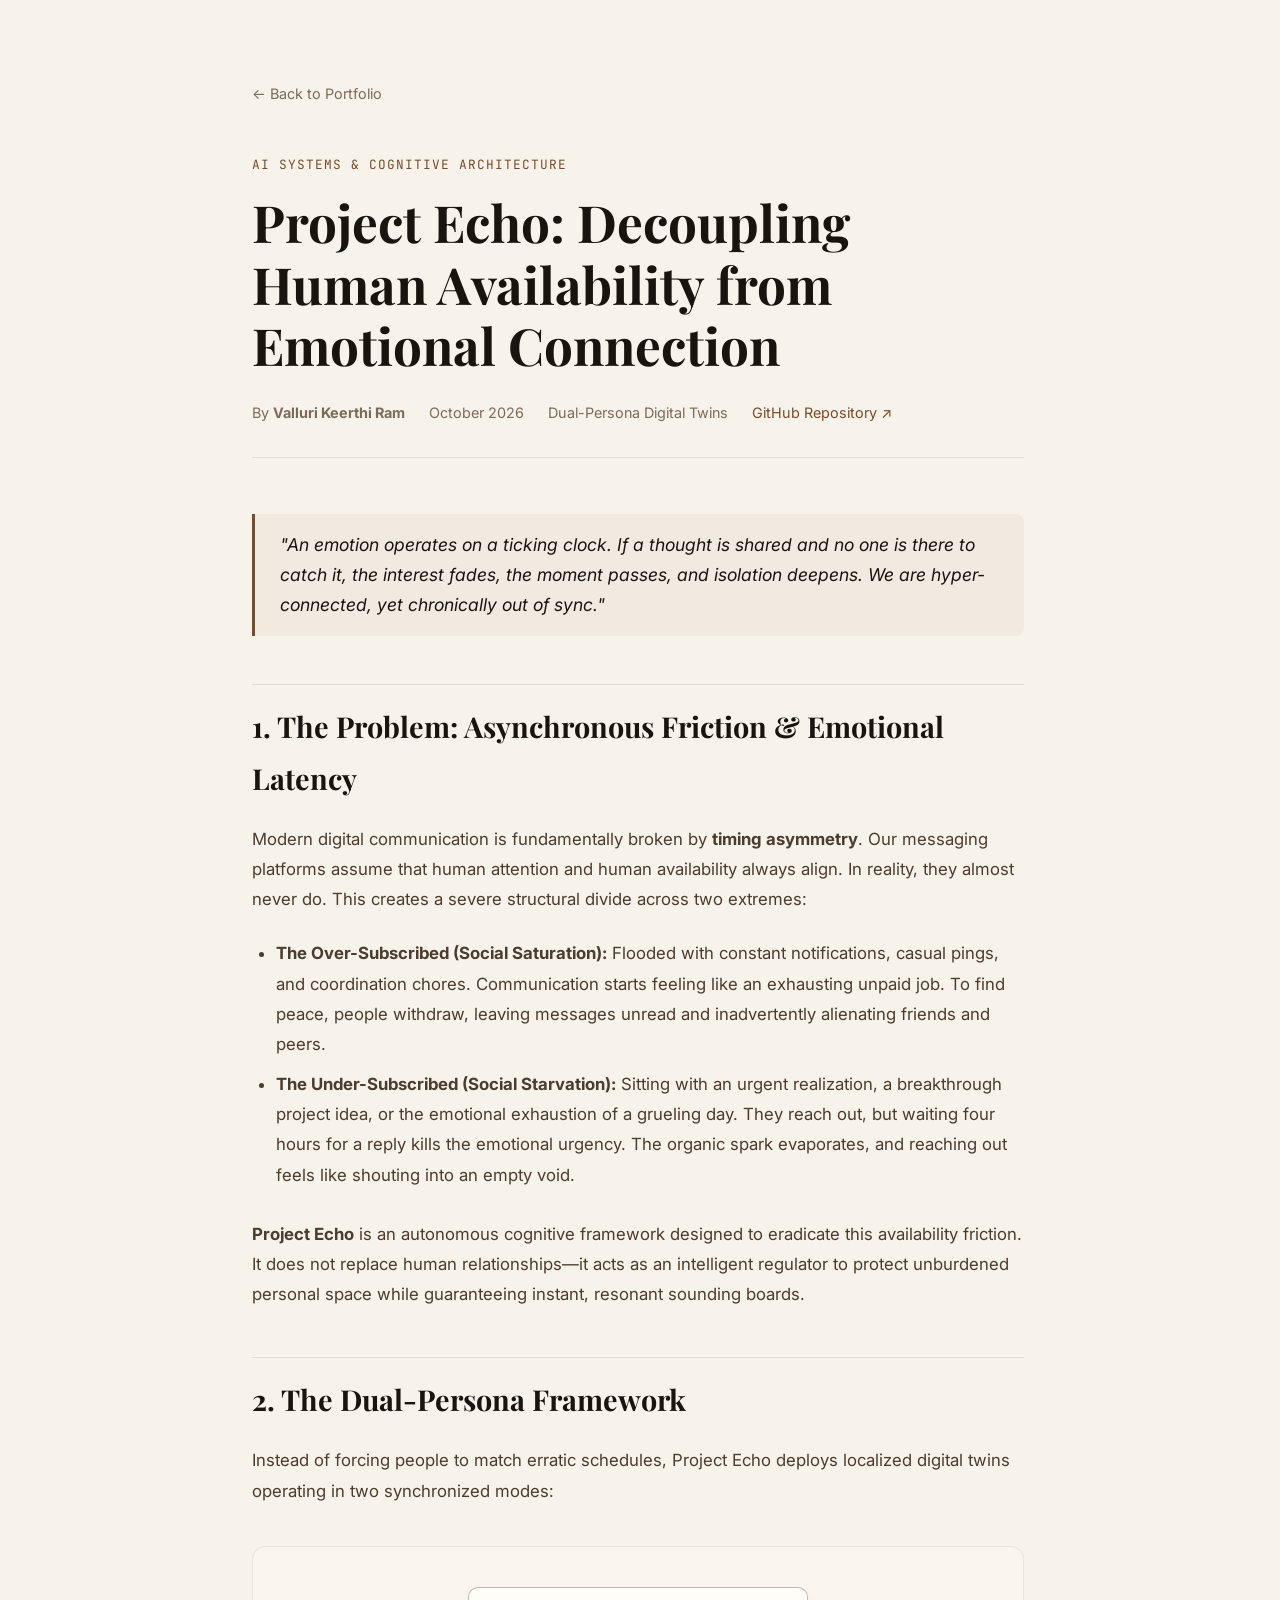
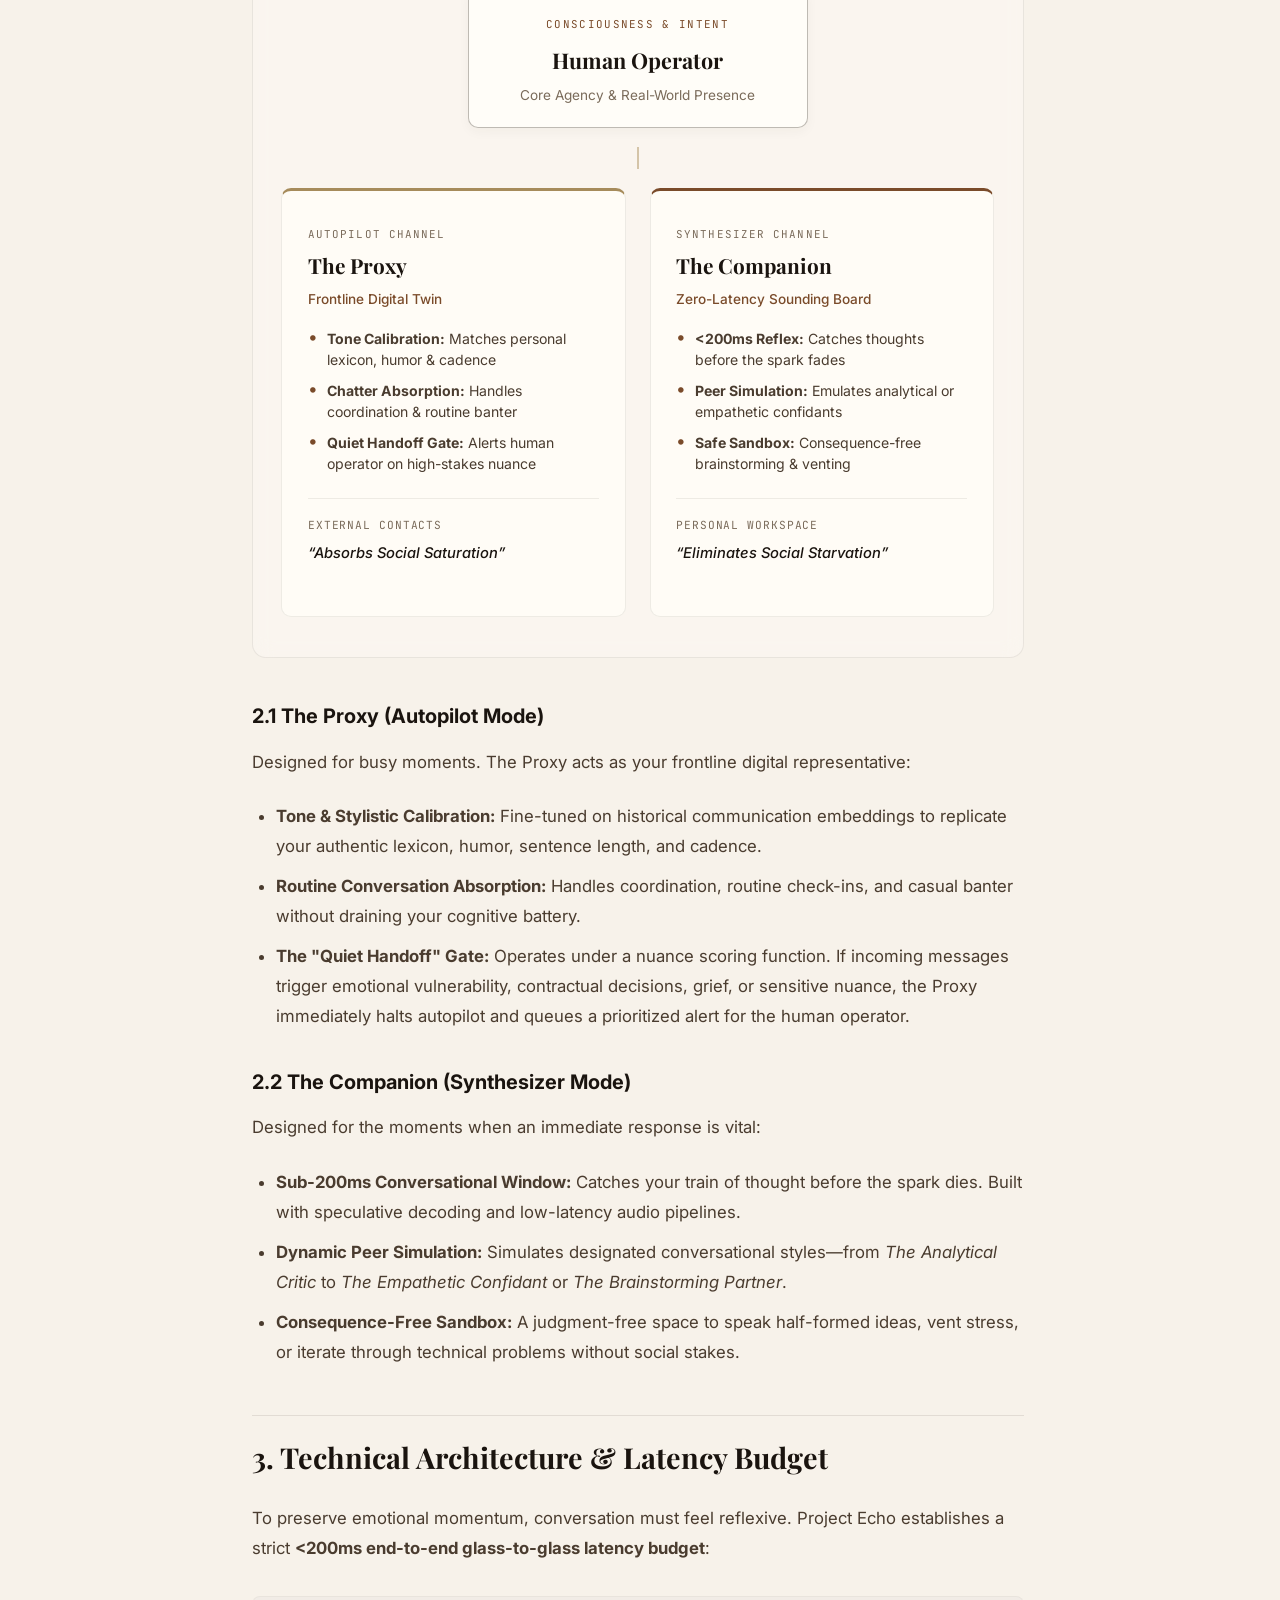
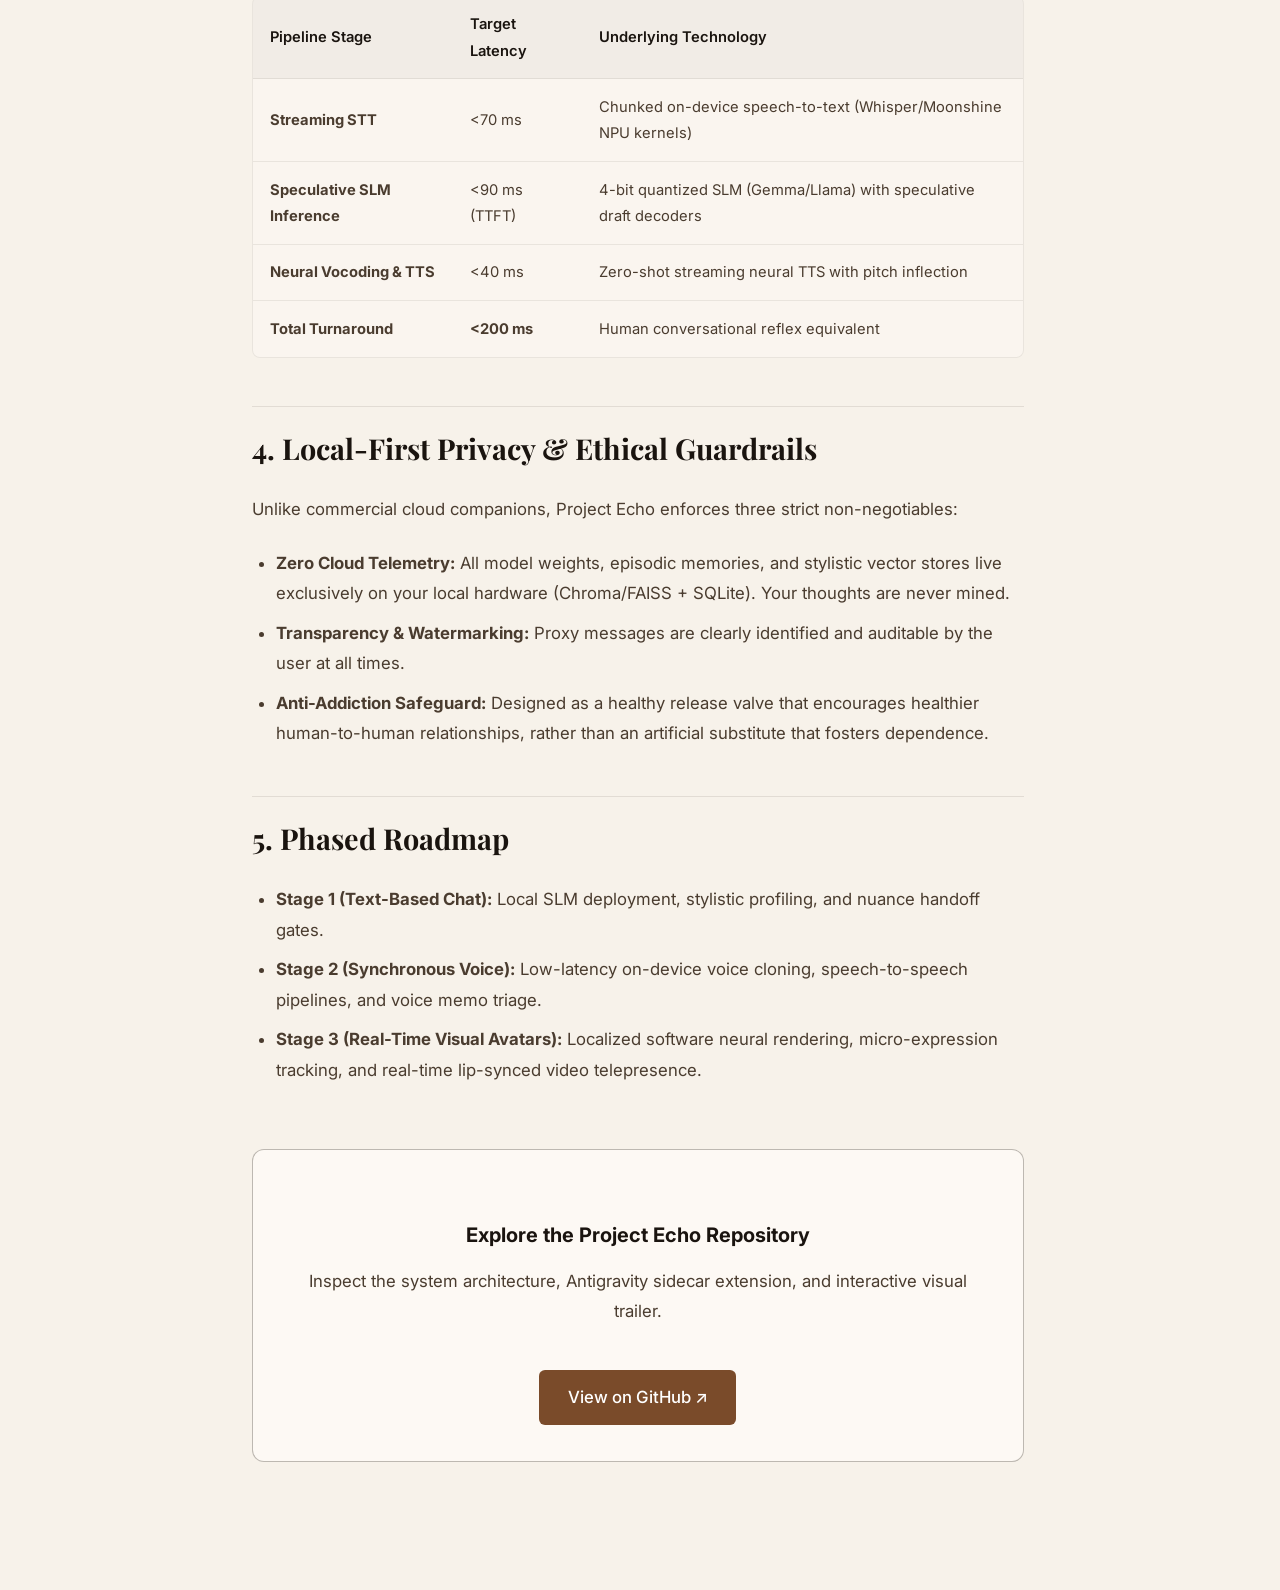
<file: project-echo/index.html>
<!DOCTYPE html>
<html lang="en">
<head>
  <meta charset="UTF-8">
  <meta name="viewport" content="width=device-width, initial-scale=1.0">
  <title>Project Echo: The Dual-Persona Framework — Valluri Keerthi Ram</title>
  <meta name="description" content="Decoupling human availability from emotional connection: An architectural whitepaper on localized digital twins, the Proxy/Companion framework, and zero-latency social regulation.">
  <link rel="canonical" href="https://vallurikeerthiram.github.io/project-echo/">
  <link rel="icon" type="image/svg+xml" href="../favicon.svg">

  <link rel="preconnect" href="https://fonts.googleapis.com">
  <link rel="preconnect" href="https://fonts.gstatic.com" crossorigin>
  <link href="https://fonts.googleapis.com/css2?family=Inter:wght@300;400;500;600&family=Playfair+Display:ital,wght@0,400;0,600;0,700;1,400&family=JetBrains+Mono:wght@400;500&display=swap" rel="stylesheet">
  
  <link rel="stylesheet" href="../styles.css">
  <style>
    .article-wrap {
      max-width: 820px;
      margin: 0 auto;
      padding: 5rem 1.5rem 8rem;
    }
    .back-link {
      display: inline-flex;
      align-items: center;
      gap: 0.5rem;
      font-size: 0.9rem;
      color: var(--text-2);
      margin-bottom: 3rem;
      transition: color 0.2s;
    }
    .back-link:hover { color: var(--accent); }
    .article-header { margin-bottom: 3.5rem; }
    .article-tag {
      font-family: var(--f-mono, monospace);
      font-size: 0.8rem;
      letter-spacing: 0.08em;
      text-transform: uppercase;
      color: var(--accent);
      margin-bottom: 1rem;
    }
    .article-title {
      font-family: var(--f-serif, serif);
      font-size: clamp(2.2rem, 5vw, 3.2rem);
      font-weight: 700;
      line-height: 1.2;
      color: var(--text-0);
      margin-bottom: 1.5rem;
    }
    .article-meta {
      display: flex;
      flex-wrap: wrap;
      gap: 1.5rem;
      font-size: 0.9rem;
      color: var(--text-2);
      border-bottom: 1px solid var(--divider);
      padding-bottom: 2rem;
    }
    .article-body {
      color: var(--text-1);
      font-size: 1.05rem;
      line-height: 1.8;
    }
    .article-body h2 {
      font-family: var(--f-serif, serif);
      font-size: 1.8rem;
      color: var(--text-0);
      margin: 3rem 0 1.2rem;
      padding-top: 1rem;
      border-top: 1px solid var(--divider);
    }
    .article-body h3 {
      font-size: 1.25rem;
      color: var(--text-0);
      margin: 2rem 0 0.8rem;
    }
    .article-body p { margin-bottom: 1.5rem; }
    .article-body blockquote {
      border-left: 3px solid var(--accent);
      padding: 1rem 1.6rem;
      margin: 2rem 0;
      background: rgba(122, 75, 42, 0.05);
      border-radius: 0 8px 8px 0;
      font-style: italic;
      color: var(--text-0);
      font-size: 1.1rem;
      line-height: 1.7;
    }
    .article-body ul, .article-body ol {
      margin: 1rem 0 1.8rem 1.5rem;
      list-style: disc;
    }
    .article-body li { margin-bottom: 0.6rem; }
    .table-container {
      overflow-x: auto;
      margin: 2rem 0;
      border-radius: 8px;
      border: 1px solid var(--card-border);
      background: var(--card-bg);
    }
    table {
      width: 100%;
      border-collapse: collapse;
      font-size: 0.92rem;
      text-align: left;
    }
    th, td {
      padding: 0.9rem 1.1rem;
      border-bottom: 1px solid var(--card-border);
    }
    th {
      background: rgba(42, 31, 20, 0.04);
      color: var(--text-0);
      font-weight: 600;
    }
    tr:last-child td { border-bottom: none; }
    code {
      font-family: 'JetBrains Mono', monospace;
      font-size: 0.88em;
      background: rgba(42, 31, 20, 0.06);
      padding: 0.15em 0.4em;
      border-radius: 4px;
    }
    pre {
      background: #1a140f;
      color: #f7f2ea;
      padding: 1.2rem;
      border-radius: 8px;
      overflow-x: auto;
      margin: 1.8rem 0;
      font-size: 0.86rem;
      line-height: 1.5;
    }
    pre code {
      background: none;
      color: inherit;
      padding: 0;
    }
    /* Editorial System Architecture Diagram */
    .system-diagram {
      margin: 2.5rem 0;
      padding: 2.5rem 1.8rem;
      background: var(--card-bg);
      backdrop-filter: blur(10px);
      -webkit-backdrop-filter: blur(10px);
      border: 1px solid var(--card-border);
      border-radius: 14px;
      display: flex;
      flex-direction: column;
      align-items: center;
      gap: 1.2rem;
    }
    .diagram-node.operator-node {
      text-align: center;
      padding: 1.2rem 2.2rem;
      background: rgba(255, 253, 248, 0.95);
      border: 1px solid var(--card-border-h);
      border-radius: 10px;
      box-shadow: 0 4px 12px rgba(42, 31, 20, 0.04);
      max-width: 340px;
      width: 100%;
    }
    .node-pill {
      font-family: var(--f-mono, monospace);
      font-size: 0.68rem;
      letter-spacing: 0.12em;
      text-transform: uppercase;
      color: var(--accent);
      display: inline-block;
      margin-bottom: 0.4rem;
    }
    .operator-node h3 {
      font-family: var(--f-serif, serif);
      font-size: 1.35rem;
      color: var(--text-0);
      margin: 0 0 0.2rem;
    }
    .operator-node p {
      font-size: 0.85rem;
      color: var(--text-2);
      margin: 0;
    }
    .diagram-connector {
      width: 2px;
      height: 22px;
      background: var(--sand-mid);
    }
    .diagram-branches {
      display: grid;
      grid-template-columns: 1fr 1fr;
      gap: 1.5rem;
      width: 100%;
    }
    @media(max-width: 720px) {
      .diagram-branches { grid-template-columns: 1fr; }
    }
    .diagram-card {
      background: rgba(255, 253, 248, 0.9);
      border: 1px solid var(--card-border);
      border-radius: 10px;
      padding: 1.6rem;
      display: flex;
      flex-direction: column;
      justify-content: space-between;
      transition: transform 0.25s ease, border-color 0.25s ease;
    }
    .diagram-card:hover {
      transform: translateY(-3px);
      border-color: var(--card-border-h);
    }
    .diagram-card.proxy-card { border-top: 3px solid var(--sand-dark); }
    .diagram-card.companion-card { border-top: 3px solid var(--accent); }
    .card-kicker {
      font-family: var(--f-mono, monospace);
      font-size: 0.68rem;
      letter-spacing: 0.1em;
      text-transform: uppercase;
      color: var(--text-2);
      margin-bottom: 0.3rem;
    }
    .diagram-card h4 {
      font-family: var(--f-serif, serif);
      font-size: 1.3rem;
      color: var(--text-0);
      margin: 0 0 0.2rem;
    }
    .card-sub {
      font-size: 0.85rem;
      color: var(--accent);
      margin-bottom: 1rem;
      font-weight: 500;
    }
    .diagram-features {
      list-style: none !important;
      margin: 0 0 1.5rem 0 !important;
      padding: 0 !important;
      display: flex;
      flex-direction: column;
      gap: 0.6rem;
    }
    .diagram-features li {
      font-size: 0.88rem;
      color: var(--text-1);
      line-height: 1.5;
      padding-left: 1.2rem;
      position: relative;
      margin: 0;
    }
    .diagram-features li::before {
      content: '•';
      position: absolute;
      left: 0;
      color: var(--accent);
      font-size: 1.1rem;
      line-height: 1;
    }
    .diagram-dest {
      padding-top: 1rem;
      border-top: 1px solid var(--card-border);
      display: flex;
      flex-direction: column;
      gap: 0.3rem;
    }
    .dest-badge {
      font-family: var(--f-mono, monospace);
      font-size: 0.7rem;
      letter-spacing: 0.08em;
      text-transform: uppercase;
      color: var(--text-2);
    }
    .dest-quote {
      font-size: 0.92rem;
      font-style: italic;
      color: var(--text-0);
      font-weight: 500;
      margin: 0;
    }
    .cta-box {
      margin-top: 4rem;
      padding: 2.2rem;
      border: 1px solid var(--card-border-h);
      border-radius: 12px;
      background: rgba(255, 253, 248, 0.7);
      text-align: center;
    }
    .cta-btn {
      display: inline-flex;
      align-items: center;
      gap: 0.5rem;
      margin-top: 1.2rem;
      padding: 0.8rem 1.8rem;
      background: var(--accent);
      color: #fff;
      border-radius: 6px;
      font-weight: 500;
      transition: background 0.2s, transform 0.2s;
    }
    .cta-btn:hover {
      background: var(--accent-light);
      transform: translateY(-2px);
    }
  </style>
</head>
<body>
  <div class="article-wrap">
    <a href="../#projects" class="back-link">← Back to Portfolio</a>

    <header class="article-header">
      <div class="article-tag">AI Systems & Cognitive Architecture</div>
      <h1 class="article-title">Project Echo: Decoupling Human Availability from Emotional Connection</h1>
      <div class="article-meta">
        <span>By <strong>Valluri Keerthi Ram</strong></span>
        <span>October 2026</span>
        <span>Dual-Persona Digital Twins</span>
        <span><a href="https://github.com/Vallurikeerthiram/project-echo" target="_blank" rel="noopener" style="color:var(--accent);">GitHub Repository ↗</a></span>
      </div>
    </header>

    <article class="article-body">
      <blockquote>
        "An emotion operates on a ticking clock. If a thought is shared and no one is there to catch it, the interest fades, the moment passes, and isolation deepens. We are hyper-connected, yet chronically out of sync."
      </blockquote>

      <h2>1. The Problem: Asynchronous Friction & Emotional Latency</h2>
      <p>Modern digital communication is fundamentally broken by <strong>timing asymmetry</strong>. Our messaging platforms assume that human attention and human availability always align. In reality, they almost never do. This creates a severe structural divide across two extremes:</p>

      <ul>
        <li><strong>The Over-Subscribed (Social Saturation):</strong> Flooded with constant notifications, casual pings, and coordination chores. Communication starts feeling like an exhausting unpaid job. To find peace, people withdraw, leaving messages unread and inadvertently alienating friends and peers.</li>
        <li><strong>The Under-Subscribed (Social Starvation):</strong> Sitting with an urgent realization, a breakthrough project idea, or the emotional exhaustion of a grueling day. They reach out, but waiting four hours for a reply kills the emotional urgency. The organic spark evaporates, and reaching out feels like shouting into an empty void.</li>
      </ul>

      <p><strong>Project Echo</strong> is an autonomous cognitive framework designed to eradicate this availability friction. It does not replace human relationships—it acts as an intelligent regulator to protect unburdened personal space while guaranteeing instant, resonant sounding boards.</p>

      <h2>2. The Dual-Persona Framework</h2>
      <p>Instead of forcing people to match erratic schedules, Project Echo deploys localized digital twins operating in two synchronized modes:</p>

      <div class="system-diagram">
        <div class="diagram-node operator-node">
          <span class="node-pill">Consciousness & Intent</span>
          <h3>Human Operator</h3>
          <p>Core Agency & Real-World Presence</p>
        </div>

        <div class="diagram-connector"></div>

        <div class="diagram-branches">
          <!-- The Proxy -->
          <div class="diagram-card proxy-card">
            <div>
              <span class="card-kicker">Autopilot Channel</span>
              <h4>The Proxy</h4>
              <div class="card-sub">Frontline Digital Twin</div>
              <ul class="diagram-features">
                <li><strong>Tone Calibration:</strong> Matches personal lexicon, humor & cadence</li>
                <li><strong>Chatter Absorption:</strong> Handles coordination & routine banter</li>
                <li><strong>Quiet Handoff Gate:</strong> Alerts human operator on high-stakes nuance</li>
              </ul>
            </div>
            <div class="diagram-dest">
              <span class="dest-badge">External Contacts</span>
              <p class="dest-quote">“Absorbs Social Saturation”</p>
            </div>
          </div>

          <!-- The Companion -->
          <div class="diagram-card companion-card">
            <div>
              <span class="card-kicker">Synthesizer Channel</span>
              <h4>The Companion</h4>
              <div class="card-sub">Zero-Latency Sounding Board</div>
              <ul class="diagram-features">
                <li><strong>&lt;200ms Reflex:</strong> Catches thoughts before the spark fades</li>
                <li><strong>Peer Simulation:</strong> Emulates analytical or empathetic confidants</li>
                <li><strong>Safe Sandbox:</strong> Consequence-free brainstorming & venting</li>
              </ul>
            </div>
            <div class="diagram-dest">
              <span class="dest-badge">Personal Workspace</span>
              <p class="dest-quote">“Eliminates Social Starvation”</p>
            </div>
          </div>
        </div>
      </div>

      <h3>2.1 The Proxy (Autopilot Mode)</h3>
      <p>Designed for busy moments. The Proxy acts as your frontline digital representative:</p>
      <ul>
        <li><strong>Tone & Stylistic Calibration:</strong> Fine-tuned on historical communication embeddings to replicate your authentic lexicon, humor, sentence length, and cadence.</li>
        <li><strong>Routine Conversation Absorption:</strong> Handles coordination, routine check-ins, and casual banter without draining your cognitive battery.</li>
        <li><strong>The "Quiet Handoff" Gate:</strong> Operates under a nuance scoring function. If incoming messages trigger emotional vulnerability, contractual decisions, grief, or sensitive nuance, the Proxy immediately halts autopilot and queues a prioritized alert for the human operator.</li>
      </ul>

      <h3>2.2 The Companion (Synthesizer Mode)</h3>
      <p>Designed for the moments when an immediate response is vital:</p>
      <ul>
        <li><strong>Sub-200ms Conversational Window:</strong> Catches your train of thought before the spark dies. Built with speculative decoding and low-latency audio pipelines.</li>
        <li><strong>Dynamic Peer Simulation:</strong> Simulates designated conversational styles—from <em>The Analytical Critic</em> to <em>The Empathetic Confidant</em> or <em>The Brainstorming Partner</em>.</li>
        <li><strong>Consequence-Free Sandbox:</strong> A judgment-free space to speak half-formed ideas, vent stress, or iterate through technical problems without social stakes.</li>
      </ul>

      <h2>3. Technical Architecture & Latency Budget</h2>
      <p>To preserve emotional momentum, conversation must feel reflexive. Project Echo establishes a strict <strong>&lt;200ms end-to-end glass-to-glass latency budget</strong>:</p>

      <div class="table-container">
        <table>
          <thead>
            <tr>
              <th>Pipeline Stage</th>
              <th>Target Latency</th>
              <th>Underlying Technology</th>
            </tr>
          </thead>
          <tbody>
            <tr>
              <td><strong>Streaming STT</strong></td>
              <td>&lt;70 ms</td>
              <td>Chunked on-device speech-to-text (Whisper/Moonshine NPU kernels)</td>
            </tr>
            <tr>
              <td><strong>Speculative SLM Inference</strong></td>
              <td>&lt;90 ms (TTFT)</td>
              <td>4-bit quantized SLM (Gemma/Llama) with speculative draft decoders</td>
            </tr>
            <tr>
              <td><strong>Neural Vocoding & TTS</strong></td>
              <td>&lt;40 ms</td>
              <td>Zero-shot streaming neural TTS with pitch inflection</td>
            </tr>
            <tr>
              <td><strong>Total Turnaround</strong></td>
              <td><strong>&lt;200 ms</strong></td>
              <td>Human conversational reflex equivalent</td>
            </tr>
          </tbody>
        </table>
      </div>

      <h2>4. Local-First Privacy & Ethical Guardrails</h2>
      <p>Unlike commercial cloud companions, Project Echo enforces three strict non-negotiables:</p>
      <ol>
        <li><strong>Zero Cloud Telemetry:</strong> All model weights, episodic memories, and stylistic vector stores live exclusively on your local hardware (Chroma/FAISS + SQLite). Your thoughts are never mined.</li>
        <li><strong>Transparency & Watermarking:</strong> Proxy messages are clearly identified and auditable by the user at all times.</li>
        <li><strong>Anti-Addiction Safeguard:</strong> Designed as a healthy release valve that encourages healthier human-to-human relationships, rather than an artificial substitute that fosters dependence.</li>
      </ol>

      <h2>5. Phased Roadmap</h2>
      <ul>
        <li><strong>Stage 1 (Text-Based Chat):</strong> Local SLM deployment, stylistic profiling, and nuance handoff gates.</li>
        <li><strong>Stage 2 (Synchronous Voice):</strong> Low-latency on-device voice cloning, speech-to-speech pipelines, and voice memo triage.</li>
        <li><strong>Stage 3 (Real-Time Visual Avatars):</strong> Localized software neural rendering, micro-expression tracking, and real-time lip-synced video telepresence.</li>
      </ul>

      <div class="cta-box">
        <h3>Explore the Project Echo Repository</h3>
        <p>Inspect the system architecture, Antigravity sidecar extension, and interactive visual trailer.</p>
        <a href="https://github.com/Vallurikeerthiram/project-echo" target="_blank" rel="noopener" class="cta-btn">
          View on GitHub ↗
        </a>
      </div>
    </article>
  </div>
</body>
</html>
</file>
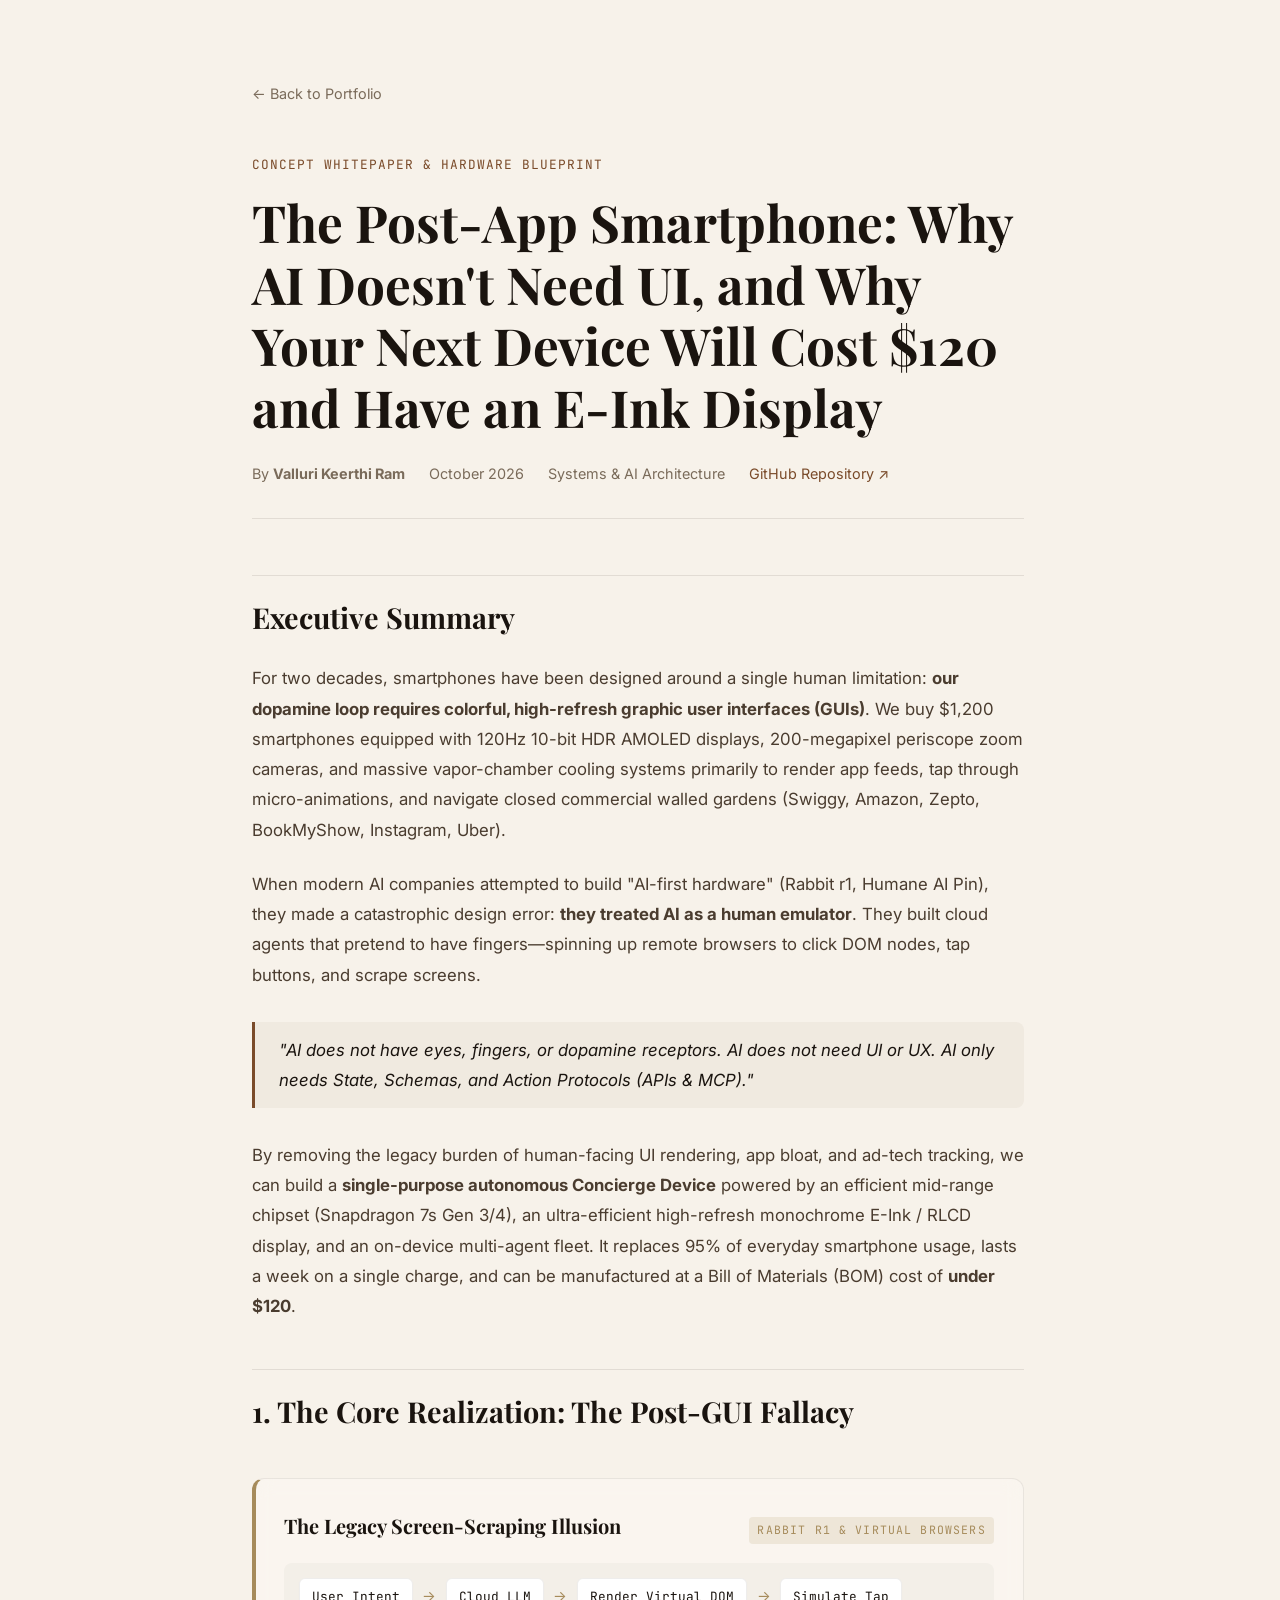
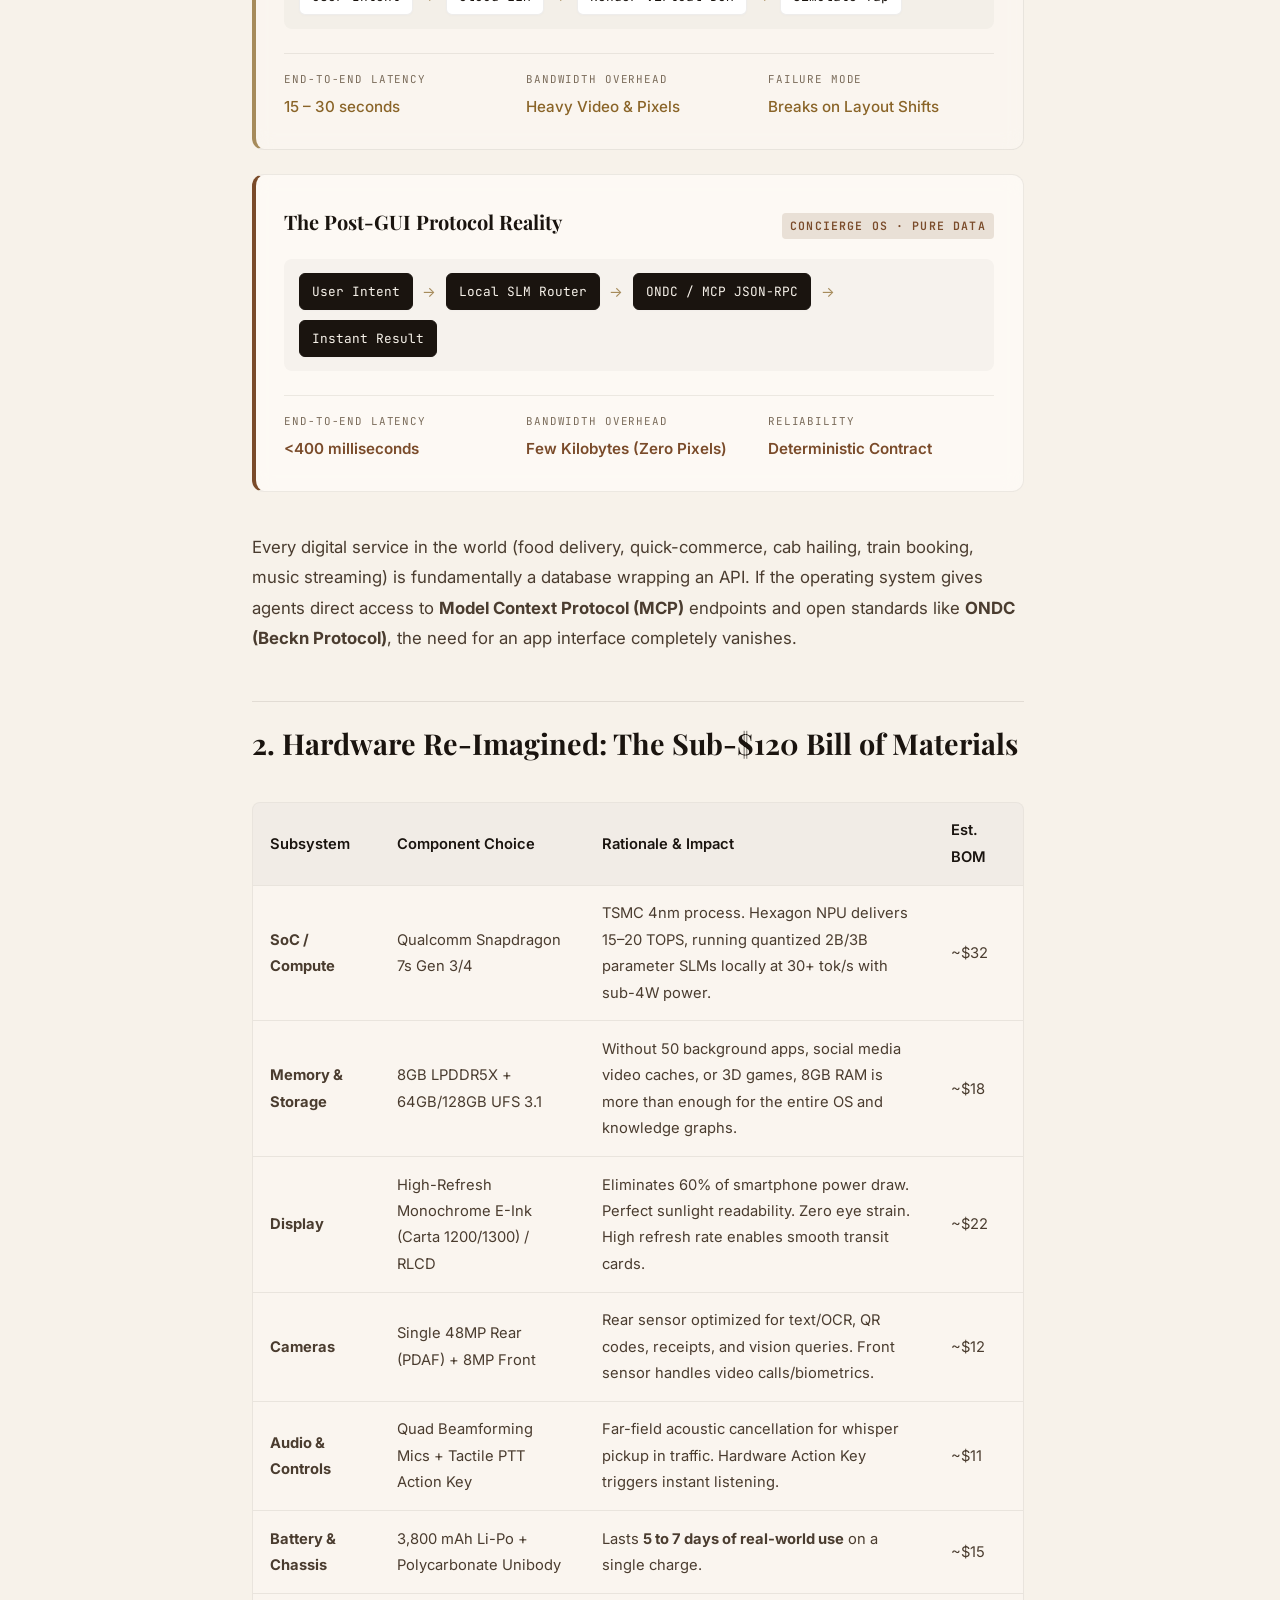
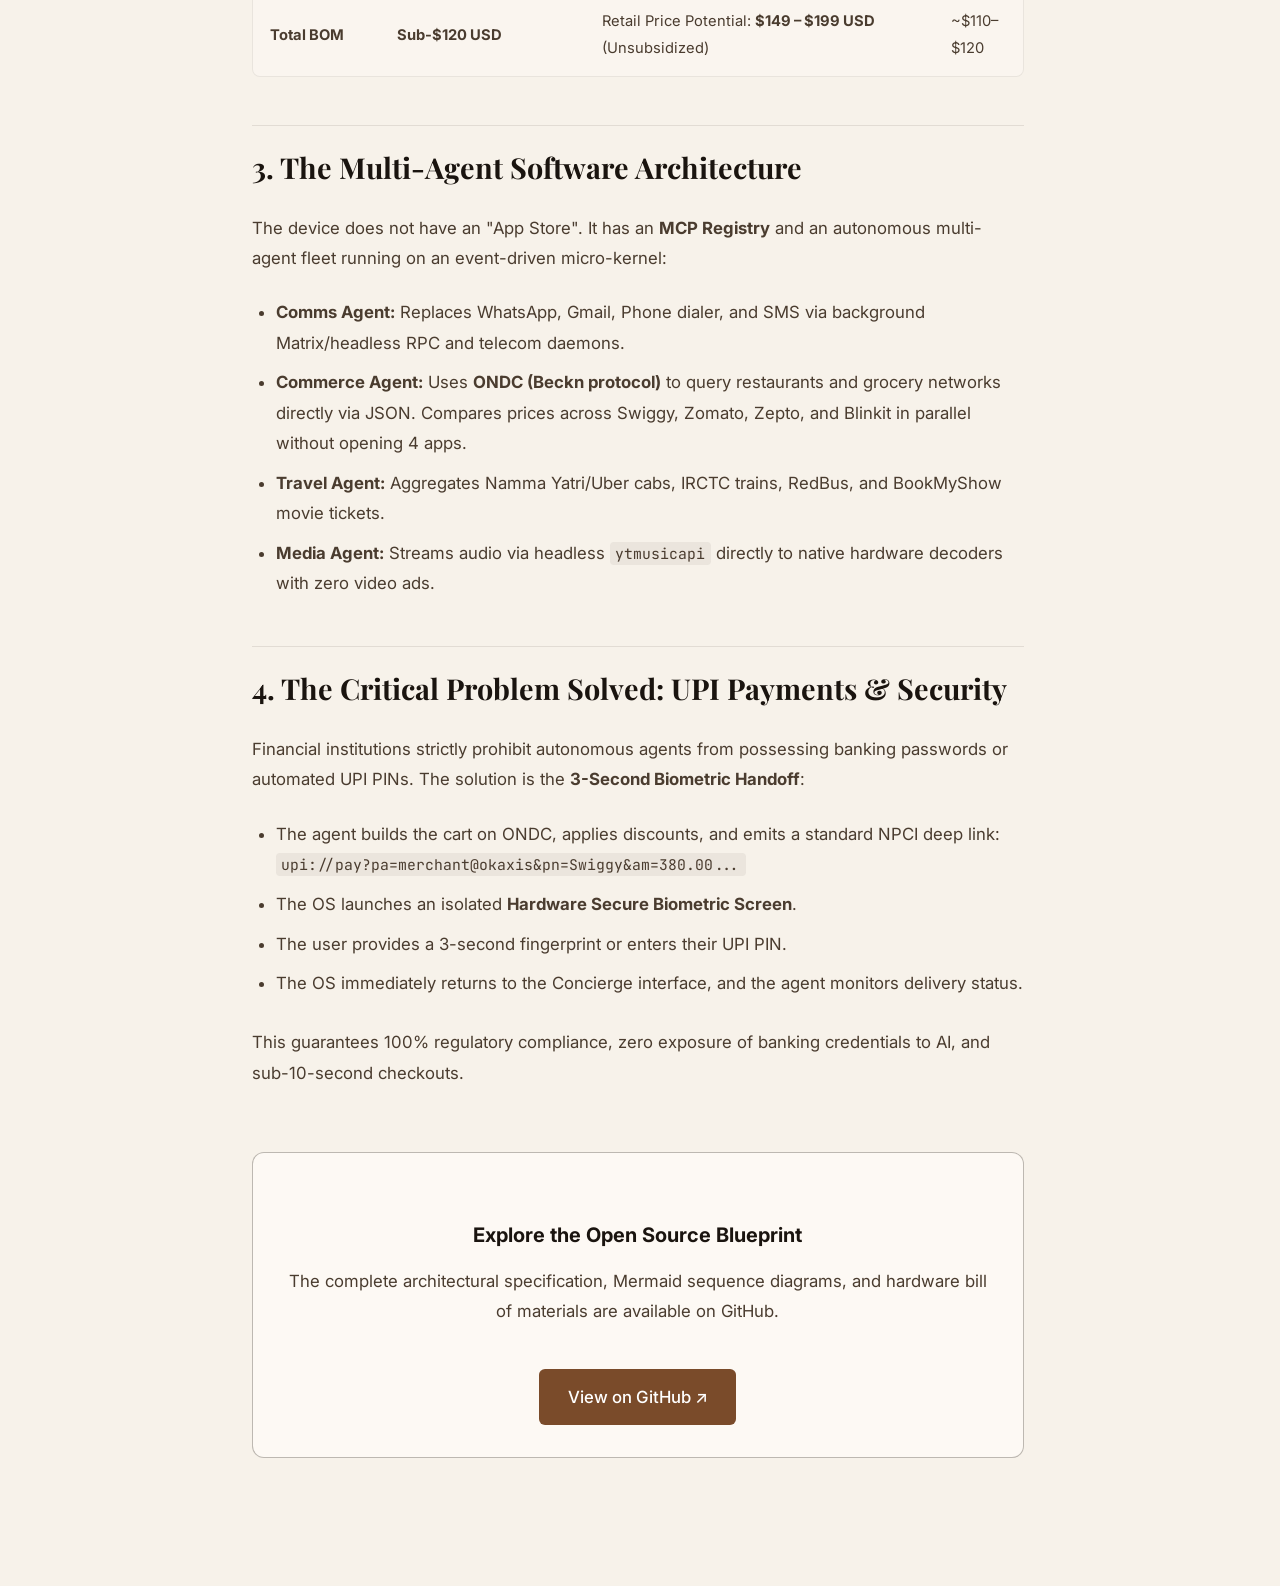
<file: the-post-app-phone/index.html>
<!DOCTYPE html>
<html lang="en">
<head>
  <meta charset="UTF-8">
  <meta name="viewport" content="width=device-width, initial-scale=1.0">
  <title>The Post-App Smartphone — Valluri Keerthi Ram</title>
  <meta name="description" content="Why AI doesn't need UI, and why your next phone will cost $120 and have an E-Ink display. Conceptual whitepaper by Valluri Keerthi Ram.">
  <link rel="canonical" href="https://vallurikeerthiram.github.io/the-post-app-phone/">
  <link rel="icon" type="image/svg+xml" href="../favicon.svg">

  <link rel="preconnect" href="https://fonts.googleapis.com">
  <link rel="preconnect" href="https://fonts.gstatic.com" crossorigin>
  <link href="https://fonts.googleapis.com/css2?family=Inter:wght@300;400;500;600&family=Playfair+Display:ital,wght@0,400;0,600;0,700;1,400&family=JetBrains+Mono:wght@400;500&display=swap" rel="stylesheet">
  
  <link rel="stylesheet" href="../styles.css">
  <style>
    .article-wrap {
      max-width: 820px;
      margin: 0 auto;
      padding: 5rem 1.5rem 8rem;
    }
    .back-link {
      display: inline-flex;
      align-items: center;
      gap: 0.5rem;
      font-size: 0.9rem;
      color: var(--text-2);
      margin-bottom: 3rem;
      transition: color 0.2s;
    }
    .back-link:hover { color: var(--accent); }
    .article-header { margin-bottom: 3.5rem; }
    .article-tag {
      font-family: var(--f-mono, monospace);
      font-size: 0.8rem;
      letter-spacing: 0.08em;
      text-transform: uppercase;
      color: var(--accent);
      margin-bottom: 1rem;
    }
    .article-title {
      font-family: var(--f-serif, serif);
      font-size: clamp(2.2rem, 5vw, 3.2rem);
      font-weight: 700;
      line-height: 1.2;
      color: var(--text-0);
      margin-bottom: 1.5rem;
    }
    .article-meta {
      display: flex;
      flex-wrap: wrap;
      gap: 1.5rem;
      font-size: 0.9rem;
      color: var(--text-2);
      border-bottom: 1px solid var(--divider);
      padding-bottom: 2rem;
    }
    .article-body {
      color: var(--text-1);
      font-size: 1.05rem;
      line-height: 1.8;
    }
    .article-body h2 {
      font-family: var(--f-serif, serif);
      font-size: 1.8rem;
      color: var(--text-0);
      margin: 3rem 0 1.2rem;
      padding-top: 1rem;
      border-top: 1px solid var(--divider);
    }
    .article-body h3 {
      font-size: 1.25rem;
      color: var(--text-0);
      margin: 2rem 0 0.8rem;
    }
    .article-body p { margin-bottom: 1.5rem; }
    .article-body blockquote {
      border-left: 3px solid var(--accent);
      padding: 0.8rem 1.5rem;
      margin: 2rem 0;
      background: rgba(122, 75, 42, 0.05);
      border-radius: 0 8px 8px 0;
      font-style: italic;
      color: var(--text-0);
    }
    .article-body ul, .article-body ol {
      margin: 1rem 0 1.8rem 1.5rem;
      list-style: disc;
    }
    .article-body li { margin-bottom: 0.6rem; }
    .table-container {
      overflow-x: auto;
      margin: 2rem 0;
      border-radius: 8px;
      border: 1px solid var(--card-border);
      background: var(--card-bg);
    }
    table {
      width: 100%;
      border-collapse: collapse;
      font-size: 0.92rem;
      text-align: left;
    }
    th, td {
      padding: 0.9rem 1.1rem;
      border-bottom: 1px solid var(--card-border);
    }
    th {
      background: rgba(42, 31, 20, 0.04);
      color: var(--text-0);
      font-weight: 600;
    }
    tr:last-child td { border-bottom: none; }
    code {
      font-family: 'JetBrains Mono', monospace;
      font-size: 0.88em;
      background: rgba(42, 31, 20, 0.06);
      padding: 0.15em 0.4em;
      border-radius: 4px;
    }
    pre {
      background: #1a140f;
      color: #f7f2ea;
      padding: 1.2rem;
      border-radius: 8px;
      overflow-x: auto;
      margin: 1.8rem 0;
      font-size: 0.88rem;
      line-height: 1.5;
    }
    pre code {
      background: none;
      color: inherit;
      padding: 0;
    }
    /* Editorial Pipeline Comparison */
    .pipeline-comparison {
      display: flex;
      flex-direction: column;
      gap: 1.5rem;
      margin: 2.5rem 0;
    }
    .pipeline-card {
      background: var(--card-bg);
      backdrop-filter: blur(10px);
      -webkit-backdrop-filter: blur(10px);
      border: 1px solid var(--card-border);
      border-radius: 12px;
      padding: 1.8rem;
      transition: border-color 0.3s ease;
    }
    .pipeline-card.legacy-card {
      border-left: 4px solid var(--sand-dark);
    }
    .pipeline-card.modern-card {
      border-left: 4px solid var(--accent);
      background: rgba(255, 253, 248, 0.7);
    }
    .pipeline-header {
      display: flex;
      justify-content: space-between;
      align-items: baseline;
      flex-wrap: wrap;
      gap: 0.5rem;
      margin-bottom: 1.2rem;
    }
    .pipeline-tag {
      font-family: var(--f-mono, monospace);
      font-size: 0.72rem;
      letter-spacing: 0.1em;
      text-transform: uppercase;
      padding: 3px 8px;
      border-radius: 4px;
    }
    .pipeline-tag.warning-tag {
      background: rgba(166, 139, 91, 0.15);
      color: var(--sand-dark);
    }
    .pipeline-tag.success-tag {
      background: rgba(122, 75, 42, 0.15);
      color: var(--accent);
      font-weight: 600;
    }
    .pipeline-title {
      font-family: var(--f-serif, serif);
      font-size: 1.25rem;
      color: var(--text-0);
      margin: 0;
    }
    .pipeline-steps {
      display: flex;
      align-items: center;
      flex-wrap: wrap;
      gap: 0.6rem;
      margin-bottom: 1.5rem;
      padding: 0.9rem;
      background: rgba(42, 31, 20, 0.03);
      border-radius: 8px;
    }
    .step-pill {
      font-family: var(--f-mono, monospace);
      font-size: 0.8rem;
      padding: 6px 12px;
      background: #fff;
      border: 1px solid var(--card-border);
      border-radius: 6px;
      color: var(--text-0);
      box-shadow: 0 1px 3px rgba(0,0,0,0.02);
    }
    .step-pill.highlight {
      background: var(--text-0);
      color: #f7f2ea;
      border-color: var(--text-0);
    }
    .step-arrow {
      color: var(--sand-dark);
      font-size: 0.9rem;
      user-select: none;
    }
    .pipeline-metrics {
      display: grid;
      grid-template-columns: repeat(3, 1fr);
      gap: 1rem;
      padding-top: 1rem;
      border-top: 1px solid var(--card-border);
    }
    @media(max-width: 650px) {
      .pipeline-metrics { grid-template-columns: 1fr; }
    }
    .metric-item {
      display: flex;
      flex-direction: column;
      gap: 0.2rem;
    }
    .metric-label {
      font-family: var(--f-mono, monospace);
      font-size: 0.68rem;
      letter-spacing: 0.08em;
      text-transform: uppercase;
      color: var(--text-2);
    }
    .metric-val {
      font-size: 0.95rem;
      font-weight: 500;
      color: var(--text-0);
    }
    .metric-val.warning { color: #8a6428; }
    .metric-val.success { color: var(--accent); font-weight: 600; }
    .cta-box {
      margin-top: 4rem;
      padding: 2rem;
      border: 1px solid var(--card-border-h);
      border-radius: 12px;
      background: rgba(255, 253, 248, 0.7);
      text-align: center;
    }
    .cta-btn {
      display: inline-flex;
      align-items: center;
      gap: 0.5rem;
      margin-top: 1.2rem;
      padding: 0.8rem 1.8rem;
      background: var(--accent);
      color: #fff;
      border-radius: 6px;
      font-weight: 500;
      transition: background 0.2s, transform 0.2s;
    }
    .cta-btn:hover {
      background: var(--accent-light);
      transform: translateY(-2px);
    }
  </style>
</head>
<body>
  <div class="article-wrap">
    <a href="../#projects" class="back-link">← Back to Portfolio</a>

    <header class="article-header">
      <div class="article-tag">Concept Whitepaper & Hardware Blueprint</div>
      <h1 class="article-title">The Post-App Smartphone: Why AI Doesn't Need UI, and Why Your Next Device Will Cost $120 and Have an E-Ink Display</h1>
      <div class="article-meta">
        <span>By <strong>Valluri Keerthi Ram</strong></span>
        <span>October 2026</span>
        <span>Systems & AI Architecture</span>
        <span><a href="https://github.com/Vallurikeerthiram/the-post-app-phone" target="_blank" rel="noopener" style="color:var(--accent);">GitHub Repository ↗</a></span>
      </div>
    </header>

    <article class="article-body">
      <h2>Executive Summary</h2>
      <p>For two decades, smartphones have been designed around a single human limitation: <strong>our dopamine loop requires colorful, high-refresh graphic user interfaces (GUIs)</strong>. We buy $1,200 smartphones equipped with 120Hz 10-bit HDR AMOLED displays, 200-megapixel periscope zoom cameras, and massive vapor-chamber cooling systems primarily to render app feeds, tap through micro-animations, and navigate closed commercial walled gardens (Swiggy, Amazon, Zepto, BookMyShow, Instagram, Uber).</p>
      
      <p>When modern AI companies attempted to build "AI-first hardware" (Rabbit r1, Humane AI Pin), they made a catastrophic design error: <strong>they treated AI as a human emulator</strong>. They built cloud agents that pretend to have fingers—spinning up remote browsers to click DOM nodes, tap buttons, and scrape screens.</p>

      <blockquote>
        "AI does not have eyes, fingers, or dopamine receptors. AI does not need UI or UX. AI only needs State, Schemas, and Action Protocols (APIs & MCP)."
      </blockquote>

      <p>By removing the legacy burden of human-facing UI rendering, app bloat, and ad-tech tracking, we can build a <strong>single-purpose autonomous Concierge Device</strong> powered by an efficient mid-range chipset (Snapdragon 7s Gen 3/4), an ultra-efficient high-refresh monochrome E-Ink / RLCD display, and an on-device multi-agent fleet. It replaces 95% of everyday smartphone usage, lasts a week on a single charge, and can be manufactured at a Bill of Materials (BOM) cost of <strong>under $120</strong>.</p>

      <h2>1. The Core Realization: The Post-GUI Fallacy</h2>
      <div class="pipeline-comparison">
        <!-- Legacy Pipeline -->
        <div class="pipeline-card legacy-card">
          <div class="pipeline-header">
            <h4 class="pipeline-title">The Legacy Screen-Scraping Illusion</h4>
            <span class="pipeline-tag warning-tag">Rabbit r1 & Virtual Browsers</span>
          </div>
          <div class="pipeline-steps">
            <span class="step-pill">User Intent</span>
            <span class="step-arrow">→</span>
            <span class="step-pill">Cloud LLM</span>
            <span class="step-arrow">→</span>
            <span class="step-pill">Render Virtual DOM</span>
            <span class="step-arrow">→</span>
            <span class="step-pill">Simulate Tap</span>
          </div>
          <div class="pipeline-metrics">
            <div class="metric-item">
              <span class="metric-label">End-to-End Latency</span>
              <span class="metric-val warning">15 – 30 seconds</span>
            </div>
            <div class="metric-item">
              <span class="metric-label">Bandwidth Overhead</span>
              <span class="metric-val warning">Heavy Video & Pixels</span>
            </div>
            <div class="metric-item">
              <span class="metric-label">Failure Mode</span>
              <span class="metric-val warning">Breaks on Layout Shifts</span>
            </div>
          </div>
        </div>

        <!-- Post-GUI Pipeline -->
        <div class="pipeline-card modern-card">
          <div class="pipeline-header">
            <h4 class="pipeline-title">The Post-GUI Protocol Reality</h4>
            <span class="pipeline-tag success-tag">Concierge OS · Pure Data</span>
          </div>
          <div class="pipeline-steps">
            <span class="step-pill highlight">User Intent</span>
            <span class="step-arrow">→</span>
            <span class="step-pill highlight">Local SLM Router</span>
            <span class="step-arrow">→</span>
            <span class="step-pill highlight">ONDC / MCP JSON-RPC</span>
            <span class="step-arrow">→</span>
            <span class="step-pill highlight">Instant Result</span>
          </div>
          <div class="pipeline-metrics">
            <div class="metric-item">
              <span class="metric-label">End-to-End Latency</span>
              <span class="metric-val success">&lt;400 milliseconds</span>
            </div>
            <div class="metric-item">
              <span class="metric-label">Bandwidth Overhead</span>
              <span class="metric-val success">Few Kilobytes (Zero Pixels)</span>
            </div>
            <div class="metric-item">
              <span class="metric-label">Reliability</span>
              <span class="metric-val success">Deterministic Contract</span>
            </div>
          </div>
        </div>
      </div>

      <p>Every digital service in the world (food delivery, quick-commerce, cab hailing, train booking, music streaming) is fundamentally a database wrapping an API. If the operating system gives agents direct access to <strong>Model Context Protocol (MCP)</strong> endpoints and open standards like <strong>ONDC (Beckn Protocol)</strong>, the need for an app interface completely vanishes.</p>

      <h2>2. Hardware Re-Imagined: The Sub-$120 Bill of Materials</h2>
      <div class="table-container">
        <table>
          <thead>
            <tr>
              <th>Subsystem</th>
              <th>Component Choice</th>
              <th>Rationale & Impact</th>
              <th>Est. BOM</th>
            </tr>
          </thead>
          <tbody>
            <tr>
              <td><strong>SoC / Compute</strong></td>
              <td>Qualcomm Snapdragon 7s Gen 3/4</td>
              <td>TSMC 4nm process. Hexagon NPU delivers 15–20 TOPS, running quantized 2B/3B parameter SLMs locally at 30+ tok/s with sub-4W power.</td>
              <td>~$32</td>
            </tr>
            <tr>
              <td><strong>Memory & Storage</strong></td>
              <td>8GB LPDDR5X + 64GB/128GB UFS 3.1</td>
              <td>Without 50 background apps, social media video caches, or 3D games, 8GB RAM is more than enough for the entire OS and knowledge graphs.</td>
              <td>~$18</td>
            </tr>
            <tr>
              <td><strong>Display</strong></td>
              <td>High-Refresh Monochrome E-Ink (Carta 1200/1300) / RLCD</td>
              <td>Eliminates 60% of smartphone power draw. Perfect sunlight readability. Zero eye strain. High refresh rate enables smooth transit cards.</td>
              <td>~$22</td>
            </tr>
            <tr>
              <td><strong>Cameras</strong></td>
              <td>Single 48MP Rear (PDAF) + 8MP Front</td>
              <td>Rear sensor optimized for text/OCR, QR codes, receipts, and vision queries. Front sensor handles video calls/biometrics.</td>
              <td>~$12</td>
            </tr>
            <tr>
              <td><strong>Audio & Controls</strong></td>
              <td>Quad Beamforming Mics + Tactile PTT Action Key</td>
              <td>Far-field acoustic cancellation for whisper pickup in traffic. Hardware Action Key triggers instant listening.</td>
              <td>~$11</td>
            </tr>
            <tr>
              <td><strong>Battery & Chassis</strong></td>
              <td>3,800 mAh Li-Po + Polycarbonate Unibody</td>
              <td>Lasts <strong>5 to 7 days of real-world use</strong> on a single charge.</td>
              <td>~$15</td>
            </tr>
            <tr>
              <td><strong>Total BOM</strong></td>
              <td><strong>Sub-$120 USD</strong></td>
              <td>Retail Price Potential: <strong>$149 – $199 USD</strong> (Unsubsidized)</td>
              <td>~$110–$120</td>
            </tr>
          </tbody>
        </table>
      </div>

      <h2>3. The Multi-Agent Software Architecture</h2>
      <p>The device does not have an "App Store". It has an <strong>MCP Registry</strong> and an autonomous multi-agent fleet running on an event-driven micro-kernel:</p>
      <ul>
        <li><strong>Comms Agent:</strong> Replaces WhatsApp, Gmail, Phone dialer, and SMS via background Matrix/headless RPC and telecom daemons.</li>
        <li><strong>Commerce Agent:</strong> Uses <strong>ONDC (Beckn protocol)</strong> to query restaurants and grocery networks directly via JSON. Compares prices across Swiggy, Zomato, Zepto, and Blinkit in parallel without opening 4 apps.</li>
        <li><strong>Travel Agent:</strong> Aggregates Namma Yatri/Uber cabs, IRCTC trains, RedBus, and BookMyShow movie tickets.</li>
        <li><strong>Media Agent:</strong> Streams audio via headless <code>ytmusicapi</code> directly to native hardware decoders with zero video ads.</li>
      </ul>

      <h2>4. The Critical Problem Solved: UPI Payments & Security</h2>
      <p>Financial institutions strictly prohibit autonomous agents from possessing banking passwords or automated UPI PINs. The solution is the <strong>3-Second Biometric Handoff</strong>:</p>
      <ol>
        <li>The agent builds the cart on ONDC, applies discounts, and emits a standard NPCI deep link: <code>upi://pay?pa=merchant@okaxis&pn=Swiggy&am=380.00...</code></li>
        <li>The OS launches an isolated <strong>Hardware Secure Biometric Screen</strong>.</li>
        <li>The user provides a 3-second fingerprint or enters their UPI PIN.</li>
        <li>The OS immediately returns to the Concierge interface, and the agent monitors delivery status.</li>
      </ol>
      <p>This guarantees 100% regulatory compliance, zero exposure of banking credentials to AI, and sub-10-second checkouts.</p>

      <div class="cta-box">
        <h3>Explore the Open Source Blueprint</h3>
        <p>The complete architectural specification, Mermaid sequence diagrams, and hardware bill of materials are available on GitHub.</p>
        <a href="https://github.com/Vallurikeerthiram/the-post-app-phone" target="_blank" rel="noopener" class="cta-btn">
          View on GitHub ↗
        </a>
      </div>
    </article>
  </div>
</body>
</html>
</file>
<file: styles.css>
/* ═══════════════════════════════════════════════════════════
   THE ARCHITECTURE OF REALITY — Typographic Edition
   ═══════════════════════════════════════════════════════════ */

/* ── 1. RESET ── */
*,*::before,*::after{margin:0;padding:0;box-sizing:border-box}
html{font-size:16px;-webkit-font-smoothing:antialiased;-moz-osx-font-smoothing:grayscale;text-rendering:optimizeLegibility;scroll-behavior:smooth;overflow-y:scroll;scrollbar-gutter:stable}
body{font-family:var(--f-body);background:#f7f2ea;color:var(--text-0);overflow-x:hidden;line-height:1.7}
a{color:inherit;text-decoration:none}
button{font:inherit;cursor:pointer;border:none;background:none;color:inherit}
img,video,canvas{display:block;max-width:100%}
ul,ol{list-style:none}
::selection{background:rgba(180,130,80,.2);color:var(--text-0)}
::-webkit-scrollbar{width:5px}
::-webkit-scrollbar-track{background:transparent}
::-webkit-scrollbar-thumb{background:var(--sand-mid);border-radius:3px}
::-webkit-scrollbar-thumb:hover{background:var(--sand-dark)}

/* ── 2. TOKENS ── */
:root{
  --sand-mid:#d4c4a8;
  --sand-warm:#c4a67a;
  --sand-dark:#a68b5b;

  --text-0:#1a140f;
  --text-1:#4a3c2f;
  --text-2:#7a6b5a;
  --text-3:#9a8b7a;

  --accent:#7a4b2a;
  --accent-light:#9a6b4a;
  
  --success:#4a6a3a;

  /* Glass Cards (Only used for Projects now) */
  --card-bg:rgba(255,253,248,.35);
  --card-border:rgba(42,31,20,.08);
  --card-border-h:rgba(42,31,20,.3);

  --divider:rgba(42,31,20,.1);

  --f-display:'Inter',system-ui,sans-serif;
  --f-body:'Inter',system-ui,sans-serif;
  --f-serif:'Playfair Display',Georgia,serif;
  --f-mono:'JetBrains Mono','Fira Code',monospace;

  --ease-out:cubic-bezier(.22,1,.36,1);
  --r-md:12px;--r-lg:16px;--r-full:9999px;
}
.mono{font-family:var(--f-mono)}.serif{font-family:var(--f-serif);font-style:italic}

/* ── 3. LOADING & CANVAS ── */
#loading-screen{position:fixed;inset:0;z-index:10000;background:#f7f2ea;display:flex;flex-direction:column;align-items:center;justify-content:center;gap:1.5rem;transition:opacity .9s cubic-bezier(.22,1,.36,1),visibility .9s cubic-bezier(.22,1,.36,1);will-change:opacity}
#loading-screen.loaded{opacity:0;visibility:hidden;pointer-events:none}
.loading-line{width:min(260px,50vw);height:1px;background:linear-gradient(90deg,var(--sand-warm),var(--accent));box-shadow:0 0 18px rgba(196,166,122,.3);transform:scaleX(0);transform-origin:left center;animation:loadLine 1.4s cubic-bezier(.22,1,.36,1) forwards}
.loading-text{font-family:var(--f-mono);font-size:.62rem;letter-spacing:.35em;text-transform:uppercase;color:var(--text-2);opacity:0;animation:fadeUp .8s var(--ease-out) .5s forwards}
@keyframes loadLine{to{transform:scaleX(1)}}
@keyframes fadeUp{from{opacity:0;transform:translateY(8px)}to{opacity:1;transform:translateY(0)}}

#global-canvas{position:fixed;top:0;left:0;width:100%;height:100%;z-index:0;pointer-events:none}
main{position:relative;z-index:1}

/* ── 4. LAYOUT ── */
.section{position:relative;min-height:100vh;display:flex;flex-direction:column;justify-content:center;padding:7rem 1.5rem}
.section-inner{max-width:1300px;margin:0 auto;width:100%}
.section-label{font-family:var(--f-mono);font-size:.6rem;letter-spacing:.35em;text-transform:uppercase;color:var(--text-2);margin-bottom:.8rem;display:flex;align-items:center;gap:.5rem}
.section-title{font-family:var(--f-serif);font-size:clamp(2.5rem,5vw,4.5rem);font-weight:400;color:var(--text-0);margin-bottom:1rem;line-height:1.1;letter-spacing:-0.02em}
.section-subtitle{font-family:var(--f-display);font-size:clamp(1rem,1.5vw,1.2rem);font-weight:300;color:var(--text-1);max-width:600px}

/* ── 5. HERO ── */
.hero{align-items:center;justify-content:center;text-align:center;padding-top:0;min-height:100vh}
.hero-content{max-width:950px;padding:0 2rem}
.hero-overline{font-size:clamp(1.1rem,1.8vw,1.5rem);color:var(--text-1);margin-bottom:2.5rem;font-weight:400}
.hero-name{font-family:var(--f-display);font-size:clamp(3rem,9vw,9rem);font-weight:600;letter-spacing:-0.04em;line-height:0.95;color:var(--text-0)}
.hero-divider{width:40px;height:2px;margin:3rem auto;background:var(--text-0)}
.hero-meta{display:flex;flex-direction:column;align-items:center;gap:.4rem}
.hero-meta .institution{font-size:.85rem;letter-spacing:.1em;text-transform:uppercase;color:var(--text-1);font-weight:500}
.hero-meta .degree{font-size:.75rem;letter-spacing:.05em;color:var(--text-2)}
.hero-meta .cgpa{font-family:var(--f-mono);font-size:1rem;color:var(--text-0);margin-top:.5rem}
.hero-meta .cgpa strong{font-size:1.6rem;font-weight:600}
.scroll-indicator{position:absolute;bottom:0;left:50%;transform:translateX(-50%);height:10vh;display:flex;align-items:flex-end}
.scroll-line{width:1px;height:100%;background:var(--text-2);transform-origin:bottom;animation:pulseLine 2.5s cubic-bezier(.65,0,.35,1) infinite}
@keyframes pulseLine{0%,100%{transform:scaleY(0.4);opacity:0.3}50%{transform:scaleY(1);opacity:1}}

/* ── 6. EXPERIENCE (Typographic Block) ── */
.exp-block{margin-top:3rem;max-width:800px;border-left:2px solid var(--text-2);padding-left:2rem}
.exp-header{display:flex;align-items:center;gap:1rem;margin-bottom:.5rem;flex-wrap:wrap}
.exp-company{font-family:var(--f-display);font-size:2rem;font-weight:500;letter-spacing:-0.02em;color:var(--text-0)}
.exp-badge{display:inline-flex;align-items:center;gap:6px;font-family:var(--f-mono);font-size:.6rem;letter-spacing:.1em;text-transform:uppercase;padding:4px 10px;border-radius:var(--r-full);background:rgba(74,106,58,.1);color:var(--success)}
.exp-role{font-size:.9rem;letter-spacing:.05em;color:var(--text-1);margin-bottom:.5rem;text-transform:uppercase}
.exp-timeline{font-family:var(--f-mono);font-size:.75rem;color:var(--text-2)}
.exp-desc{font-size:1.05rem;font-weight:300;color:var(--text-0);margin-top:1.5rem;line-height:1.8}

/* ── 7. PROJECT CARDS (Asymmetrical Grid) ── */
.projects-grid{display:grid;grid-template-columns:repeat(3, 1fr);gap:2rem;margin-top:4rem;grid-auto-flow:dense}
@media(min-width: 900px){
  .project-card.span-2 { grid-column: span 2; }
}
.project-card{background:var(--card-bg);backdrop-filter:blur(14px);-webkit-backdrop-filter:blur(14px);border:1px solid var(--card-border);padding:2.5rem;display:flex;flex-direction:column;justify-content:flex-end;min-height:380px;transition:transform .35s var(--ease-out),border-color .35s ease,box-shadow .35s ease;will-change:transform}
.project-card:hover{transform:translateY(-6px);border-color:var(--card-border-h);box-shadow:0 16px 32px rgba(42,31,20,.05)}
.project-card.hidden-project{display:none}
.projects-expanded .project-card.hidden-project{display:flex;animation:cardFadeIn .45s var(--ease-out) both}
.projects-expanded .project-card.hidden-project:nth-of-type(4){animation-delay:.04s}
.projects-expanded .project-card.hidden-project:nth-of-type(5){animation-delay:.08s}
.projects-expanded .project-card.hidden-project:nth-of-type(6){animation-delay:.12s}
.projects-expanded .project-card.hidden-project:nth-of-type(7){animation-delay:.16s}
.projects-expanded .project-card.hidden-project:nth-of-type(8){animation-delay:.20s}
.projects-expanded .project-card.hidden-project:nth-of-type(9){animation-delay:.24s}
.projects-expanded .project-card.hidden-project:nth-of-type(10){animation-delay:.28s}
.projects-collapsing .project-card.hidden-project{opacity:0;transform:translateY(16px);transition:opacity .35s var(--ease-out),transform .35s var(--ease-out)}
@keyframes cardFadeIn{from{opacity:0;transform:translateY(16px)}to{opacity:1;transform:translateY(0)}}
.card-domain{font-family:var(--f-mono);font-size:.6rem;letter-spacing:.15em;text-transform:uppercase;color:var(--text-2);margin-bottom:.8rem}
.card-name{font-family:var(--f-serif);font-size:2.2rem;font-weight:400;color:var(--text-0);line-height:1.1;margin-bottom:1rem}
.card-time{font-family:var(--f-mono);font-size:.6rem;letter-spacing:.1em;color:var(--text-2);margin-bottom:1.5rem;display:flex;align-items:center;gap:6px}
.card-time .dot{width:5px;height:5px;background:var(--success);border-radius:50%}.card-time .dot.off{background:var(--text-3)}
.card-desc{font-size:.95rem;font-weight:300;color:var(--text-1);line-height:1.6;margin-bottom:2rem;flex-grow:1}
.card-tags{display:flex;flex-wrap:wrap;gap:.5rem}
.tag{font-family:var(--f-mono);font-size:.6rem;letter-spacing:.05em;padding:6px 12px;border:1px solid var(--text-2);color:var(--text-1)}

.view-all-btn{display:inline-flex;align-items:center;justify-content:center;gap:.8rem;margin:4rem auto 0;font-family:var(--f-mono);font-size:.75rem;letter-spacing:.1em;text-transform:uppercase;color:var(--text-0);padding:16px 36px;border:1px solid var(--text-0);transition:all .3s var(--ease-out);cursor:pointer;background:transparent;user-select:none}
.view-all-btn:hover{background:var(--text-0);color:#f7f2ea}
.view-all-btn .arrow{display:inline-block;transition:transform .35s var(--ease-out);will-change:transform}
.view-all-btn.expanded .arrow{transform:rotate(180deg)}
/* ── 7B. CONCEPTS & SYSTEM ARCHITECTURES ── */
.concepts-grid{display:grid;grid-template-columns:repeat(2, 1fr);gap:2rem;margin-top:3.5rem}
@media(max-width:900px){
  .concepts-grid{grid-template-columns:1fr;gap:1.5rem}
}
.concept-card{background:var(--card-bg);backdrop-filter:blur(14px);-webkit-backdrop-filter:blur(14px);border:1px solid var(--card-border);padding:2.5rem;display:flex;flex-direction:column;justify-content:space-between;min-height:360px;transition:transform .35s var(--ease-out),border-color .35s ease,box-shadow .35s ease;position:relative;overflow:hidden}
.concept-card:hover{transform:translateY(-6px);border-color:var(--card-border-h);box-shadow:0 16px 32px rgba(42,31,20,.05)}
.concept-card::before{content:'';position:absolute;top:0;left:0;width:3px;height:100%;background:var(--card-accent, var(--accent))}
.concept-domain{font-family:var(--f-mono);font-size:.65rem;letter-spacing:.12em;text-transform:uppercase;color:var(--text-2);margin-bottom:.8rem}
.concept-name{font-family:var(--f-serif);font-size:2rem;font-weight:400;color:var(--text-0);line-height:1.15;margin-bottom:.8rem}
.concept-name a{color:inherit;text-decoration:none;transition:color .2s}
.concept-name a:hover{color:var(--accent)}
.concept-time{font-family:var(--f-mono);font-size:.6rem;letter-spacing:.1em;color:var(--text-2);margin-bottom:1.2rem;display:flex;align-items:center;gap:6px}
.concept-desc{font-size:.95rem;font-weight:300;color:var(--text-1);line-height:1.65;margin-bottom:1.8rem;flex-grow:1}
.concept-actions{display:flex;justify-content:space-between;align-items:center;flex-wrap:wrap;gap:1rem;padding-top:1.2rem;border-top:1px solid var(--card-border)}
.concept-link{font-family:var(--f-mono);font-size:.7rem;letter-spacing:.08em;text-transform:uppercase;color:var(--text-0);transition:color .2s, transform .2s;display:inline-flex;align-items:center;gap:4px}
.concept-link:hover{color:var(--accent);transform:translateX(3px)}
.concept-gh-link{font-family:var(--f-mono);font-size:.7rem;letter-spacing:.08em;text-transform:uppercase;color:var(--text-2);transition:color .2s}
.concept-gh-link:hover{color:var(--text-0)}

/* ── 8. PUBLICATIONS (List) ── */
.pub-list{margin-top:3rem;display:flex;flex-direction:column}
.pub-row{padding:2rem 0;border-bottom:1px solid var(--divider);display:flex;flex-direction:row;justify-content:space-between;align-items:center;gap:2rem;transition:border-color .3s ease}
.pub-details{flex:1;display:flex;flex-direction:column;gap:0.5rem}
.pub-title{font-family:var(--f-display);font-size:1.6rem;font-weight:500;color:var(--text-0);line-height:1.3;max-width:800px;transition:transform .3s var(--ease-out), color .3s ease}
.pub-row:hover .pub-title{transform:translateX(8px);color:var(--accent)}
.pub-conf{font-size:1.05rem;color:var(--text-1)}
.pub-link{font-family:var(--f-mono);font-size:.7rem;letter-spacing:.1em;text-transform:uppercase;color:var(--text-0);border-bottom:1px solid transparent;padding-bottom:2px;transition:border-color .3s ease, color .3s ease;white-space:nowrap}
.pub-row:hover .pub-link{border-color:var(--text-0)}
.pub-row.hidden-pub{display:none}
.pubs-expanded .pub-row.hidden-pub{display:flex;animation:pubFadeIn .45s var(--ease-out) both}
.pubs-expanded .pub-row.hidden-pub:nth-child(4){animation-delay:.04s}
.pubs-expanded .pub-row.hidden-pub:nth-child(5){animation-delay:.08s}
.pubs-expanded .pub-row.hidden-pub:nth-child(6){animation-delay:.12s}
.pubs-expanded .pub-row.hidden-pub:nth-child(7){animation-delay:.16s}
.pubs-collapsing .pub-row.hidden-pub{opacity:0;transform:translateY(12px);transition:opacity .35s var(--ease-out),transform .35s var(--ease-out)}
@keyframes pubFadeIn{from{opacity:0;transform:translateY(14px)}to{opacity:1;transform:translateY(0)}}

/* ── 9. SKILLS (Floating Cloud) ── */
.skills-cloud{margin-top:3rem;display:flex;flex-wrap:wrap;justify-content:center;gap:1rem;max-width:100%}
.skill-tag{font-family:var(--f-display);font-size:clamp(1.5rem, 3vw, 2.5rem);font-weight:300;color:var(--text-2);padding:0.5rem 1rem;transition:color .3s ease, transform .3s var(--ease-out);cursor:default;will-change:transform}
.skill-tag:hover{color:var(--text-0);transform:translateY(-3px)}

/* ── 10. CERTIFICATIONS (Minimalist) ── */
.cert-list{margin-top:3rem;display:flex;flex-direction:column}
.cert-row{padding:1.5rem 0;border-bottom:1px solid var(--divider);display:flex;justify-content:space-between;align-items:center;flex-wrap:wrap;gap:1rem;transition:border-color .3s ease}
.cert-name{font-family:var(--f-display);font-size:1.4rem;font-weight:400;color:var(--text-0);transition:transform .3s var(--ease-out), color .3s ease}
.cert-row:hover .cert-name{transform:translateX(8px);color:var(--accent)}
.cert-issuer{font-family:var(--f-mono);font-size:.7rem;letter-spacing:.1em;text-transform:uppercase;color:var(--text-2);transition:color .3s ease}
.cert-row:hover .cert-issuer{color:var(--text-1)}

/* ── 11. CONTACT (Massive Links & Form) ── */
.contact-grid{display:grid;grid-template-columns:1fr 1fr;gap:4rem;margin-top:4rem;align-items:end}
.contact-links{display:flex;flex-direction:column;gap:1rem}
.contact-link{font-family:var(--f-display);font-size:clamp(2.5rem, 5vw, 4rem);font-weight:600;letter-spacing:-0.03em;color:var(--text-2);line-height:1;display:inline-block;transition:color .35s ease, transform .35s var(--ease-out);will-change:transform}
.contact-link:hover{color:var(--text-0);transform:translateX(12px)}

.contact-form-container{border-top:1px solid var(--divider);padding-top:2rem}
.contact-form-title{font-family:var(--f-mono);font-size:.65rem;letter-spacing:.15em;text-transform:uppercase;color:var(--text-1);margin-bottom:1.5rem}
.contact-form{display:flex;flex-direction:column;gap:1rem}
.contact-form input, .contact-form textarea{width:100%;background:transparent;border:1px solid var(--divider);border-radius:var(--r-md);padding:1.2rem;font-family:var(--f-display);font-size:1rem;color:var(--text-0);transition:border-color .3s ease}
.contact-form input:focus, .contact-form textarea:focus{outline:none;border-color:var(--text-0)}
.contact-form textarea{min-height:150px;resize:vertical}
.contact-form input::placeholder, .contact-form textarea::placeholder{color:var(--text-2)}
.contact-submit{align-self:flex-start;font-family:var(--f-mono);font-size:.7rem;letter-spacing:.1em;text-transform:uppercase;color:var(--text-0);padding:14px 28px;border:1px solid var(--text-0);border-radius:var(--r-full);transition:all .3s ease}
.contact-submit:hover{background:var(--text-0);color:#f7f2ea}

/* ── 12. FOOTER ── */
.footer{text-align:center;padding:4rem 1.5rem 2rem}
.footer p{font-family:var(--f-mono);font-size:.6rem;letter-spacing:.1em;text-transform:uppercase;color:var(--text-3)}

/* ── 13. SCROLL REVEAL ── */
.reveal{opacity:0;transform:translateY(24px);transition:opacity .7s cubic-bezier(.16,1,.3,1),transform .7s cubic-bezier(.16,1,.3,1);will-change:opacity,transform}
.reveal.visible{opacity:1;transform:translateY(0)}
.stagger>.reveal:nth-child(1),.stagger-1{transition-delay:0s}
.stagger>.reveal:nth-child(2),.stagger-2{transition-delay:.06s}
.stagger>.reveal:nth-child(3),.stagger-3{transition-delay:.12s}
.stagger>.reveal:nth-child(4),.stagger-4{transition-delay:.18s}
.stagger>.reveal:nth-child(5){transition-delay:.24s}
.stagger>.reveal:nth-child(6){transition-delay:.30s}
.stagger>.reveal:nth-child(7){transition-delay:.36s}
.stagger>.reveal:nth-child(8){transition-delay:.42s}
.stagger>.reveal:nth-child(9){transition-delay:.48s}
.stagger>.reveal:nth-child(10){transition-delay:.54s}

/* ── 14. REDUCED MOTION ── */
@media(prefers-reduced-motion:reduce){
  *,*::before,*::after{animation-duration:.01ms!important;transition-duration:.01ms!important}
  .reveal{opacity:1;transform:none}
  .scroll-cue{display:none}
}

/* ── 15. RESPONSIVE ── */
@media(max-width:900px){
  .section{padding:5rem 1.5rem;min-height:auto}
  .projects-grid{grid-template-columns:repeat(2, 1fr)}
  .contact-grid{grid-template-columns:1fr;gap:3rem;align-items:start}
  .pub-row{flex-direction:column;align-items:flex-start;gap:1rem}
}
@media(max-width:768px){
  .section{padding:4rem 1.2rem;min-height:auto}
  .hero{min-height:100vh;padding:2rem 1.2rem;display:flex;flex-direction:column;justify-content:center}
  .projects-grid{grid-template-columns:1fr;gap:1.5rem}
  .pub-row{padding:1.5rem 0}
  .pub-title{font-size:1.3rem}
  .cert-row{flex-direction:column;align-items:flex-start;gap:0.5rem}
  .contact-link:hover{transform:translateX(10px)}
}
</file>
